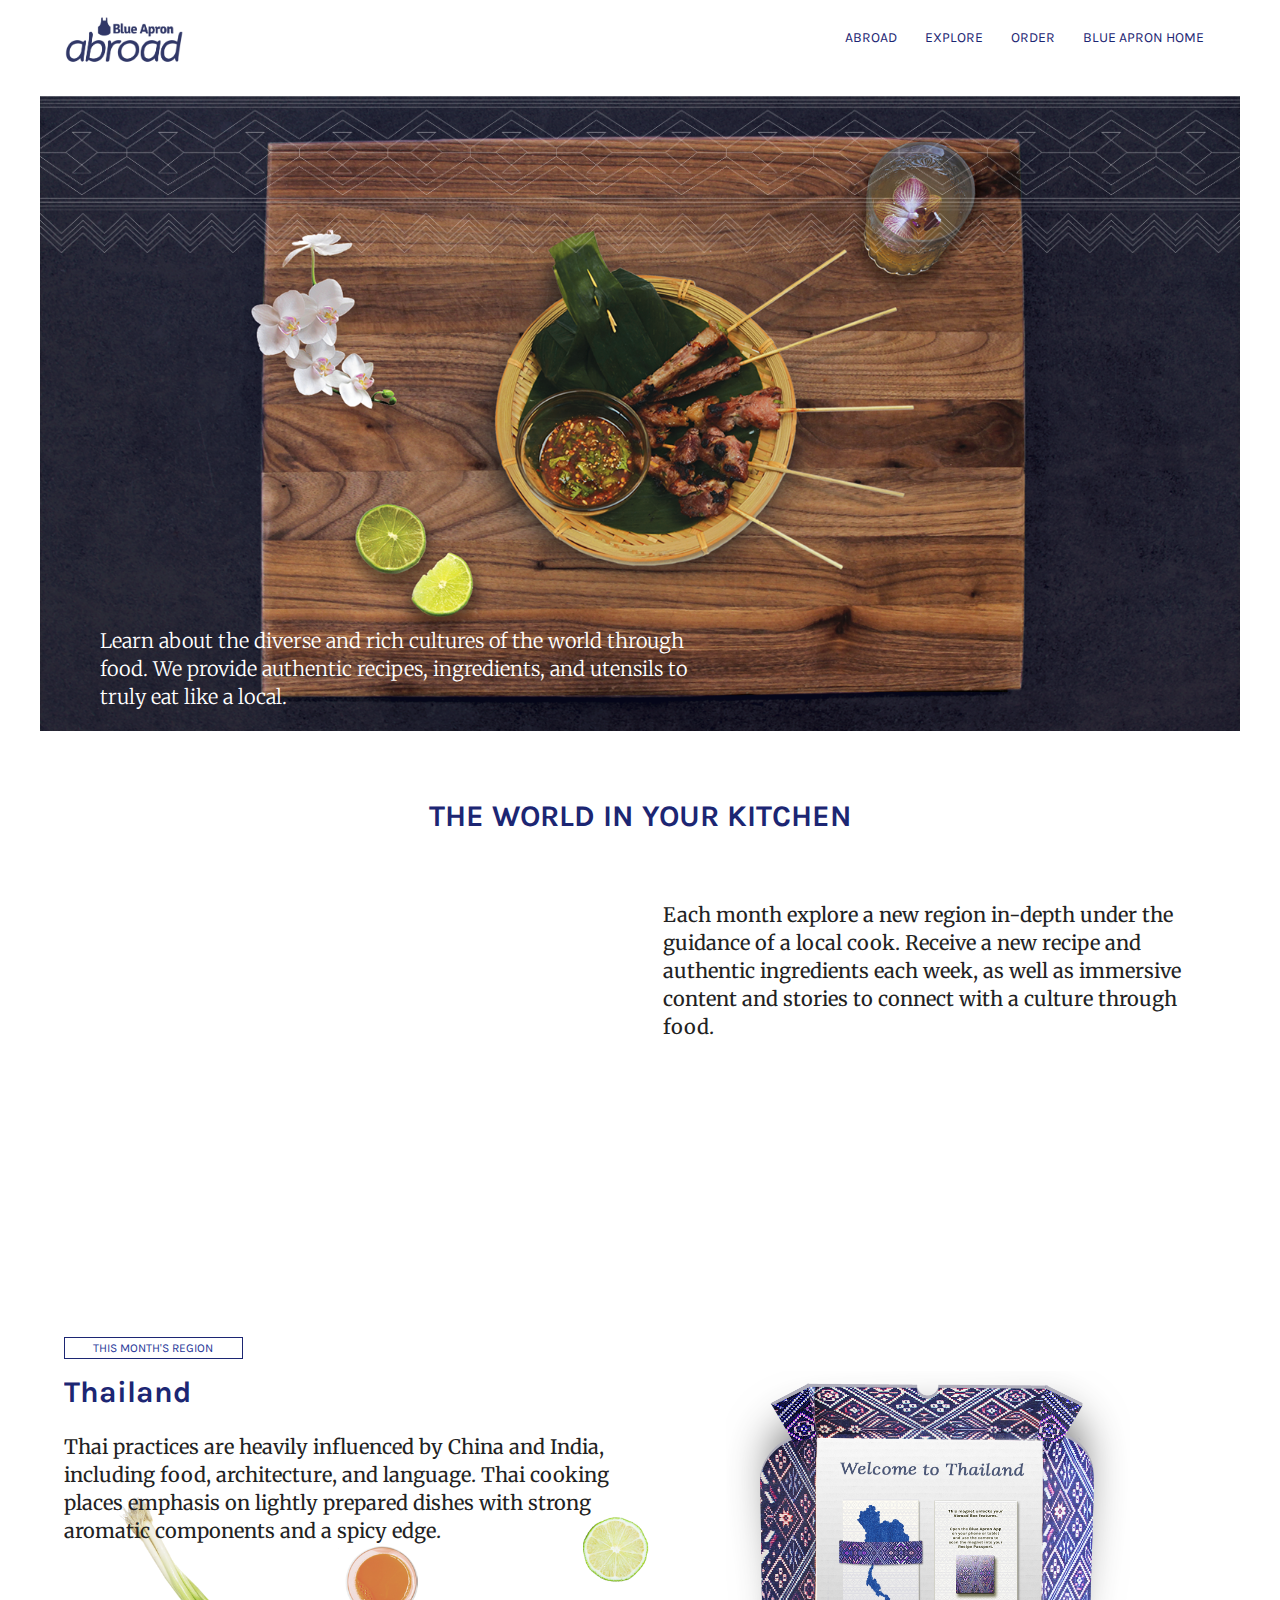
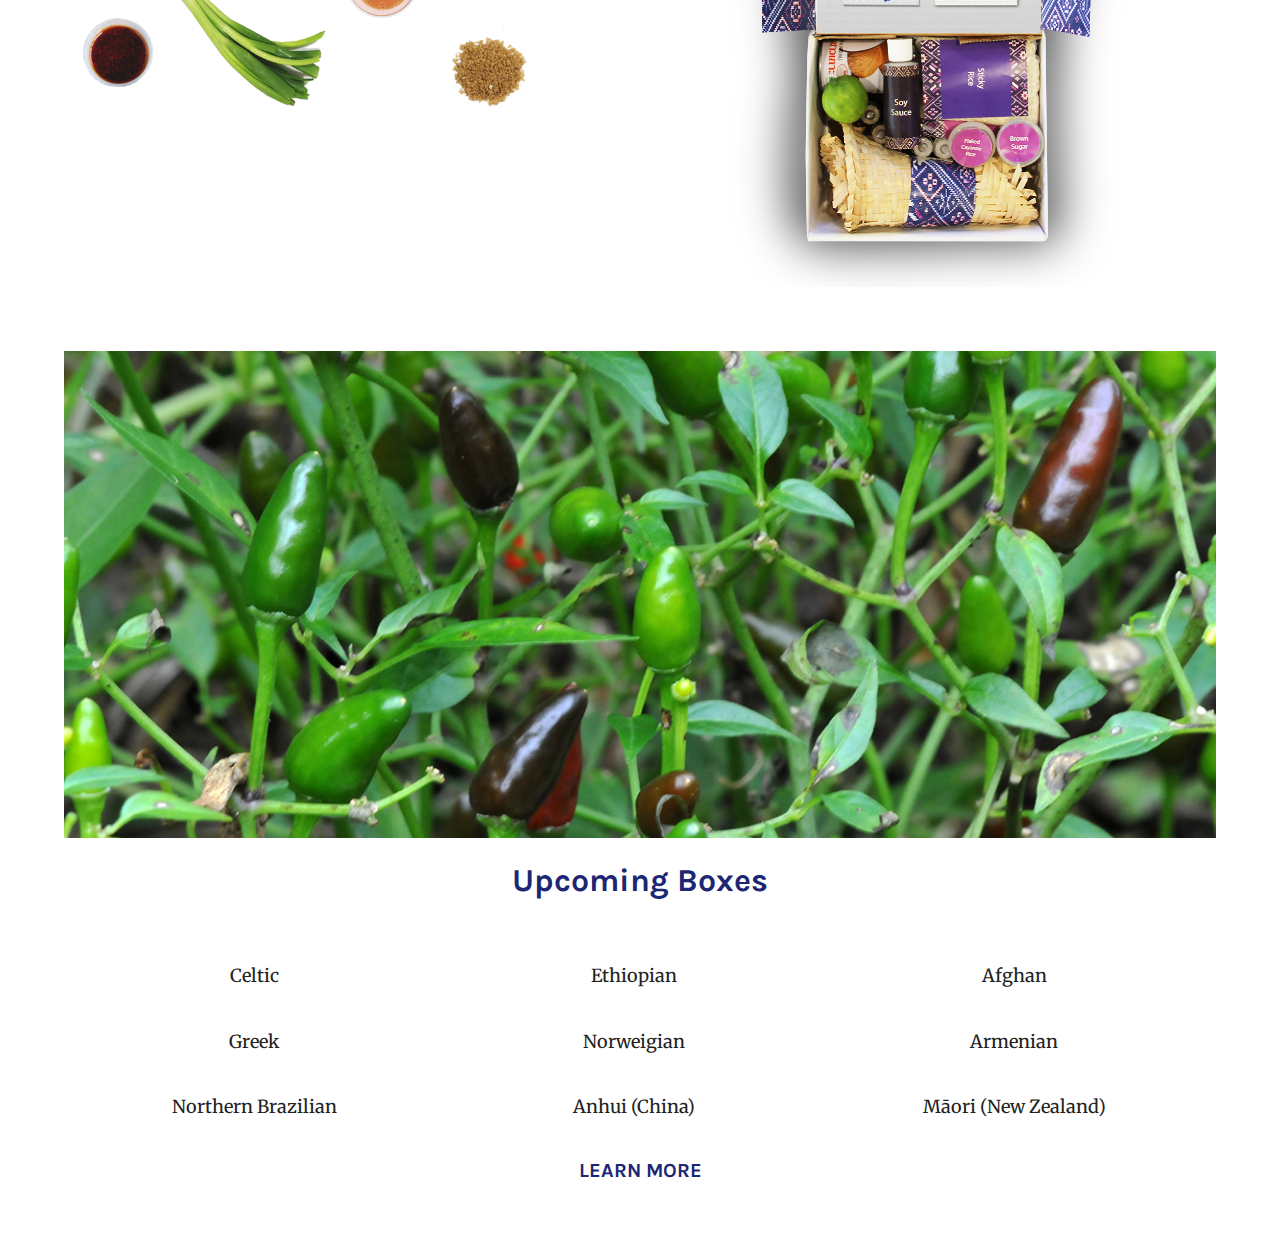
<file: index.html>
<!doctype html>
  <html class="no-js" lang="">
   <head>
        <meta charset="utf-8">
        <meta http-equiv="x-ua-compatible" content="ie=edge">
        <title>Abroad</title>
        <meta name="description" content="Abroad">
        
        <meta name="viewport" content="width=device-width, initial-scale=1">

        <link rel="apple-touch-icon" href="apple-touch-icon.png">
        <!-- Place favicon.ico in the root directory -->

        <link rel="stylesheet" href="css/normalize.css">
        <link rel="stylesheet" href="css/main.css">
        <link rel="stylesheet" href="css/animate.css">

        <link rel="shortcut icon" href="/css/favicon.ico" type="image/x-icon" />

        <link href="https://fonts.googleapis.com/css?family=Karla:400,400i,700,700i" rel="stylesheet">
        <link href="https://fonts.googleapis.com/css?family=Noto+Serif:400,400i,700" rel="stylesheet">
        <link href="https://fonts.googleapis.com/css?family=Merriweather:300,300i,400,400i,700,700i" rel="stylesheet">
    </head>
   
	  <body class="cover-page">
   
       <menu><a class="ba-logo" href="index.html"> <img src="css/weblogo2.png" alt="logo"></a>
       
       <nav class="big-nav"> 
       	<a href="index.html">Abroad</a> 
       	<a href="explore.html">Explore</a> 
		<a href="order.html">Order</a> 
		<a href="#">Blue Apron Home</a> 
		
		</nav>
		
		<div class="nav-button">
    	<a href="#" > Menu</a>
    	</div>
    	
    	<ul class="mobile-nav">		
			<li class="nav-item"><a href="index.html">Abroad</a> </li>
    		<li class="nav-item"><a href="explore.html">Explore</a>  </li>
    		<li class="nav-item"><a href="order.html">Order</a> </li>
   			<li class="nav-item"> <a href="#">Blue Apron Home</a> </li>
		
		</ul>


       </menu>
    

 
    <div class="intro">
     
    <img id="pattern" class="wow fadeInDown" src="css/thaipattern-white.png" alt="pattern">
    <img id="bgimg" src="css/thaiplate.png" alt="intro background">
     
    <div class="introp">
    <p id="intro-text">

Learn about the diverse and rich cultures of the world through food. 
We provide authentic recipes, ingredients, and utensils to truly eat like a local. 
    
    </p>
    </div>
    </div>
    
   <div class="wow fadeIn textsection" >
    <header>The World in Your Kitchen </header>
    </div>
    
    <div class="wow fadeInUp textsection" >
    
   <div id="explanation">
     
    <div id="explanationimg" class="wow fadeInLeft ">
	<iframe width="640" height="360" src="https://www.youtube.com/embed/SRqv6rX6sjE?rel=0&amp;controls=0&amp;showinfo=0" frameborder="0" allowfullscreen></iframe>
    </div>
    
     <p>Each month explore a new region in-depth under the guidance of a local cook. Receive a new recipe and authentic ingredients each week, as well as immersive content and stories to connect with a culture through food.</p>
    </div>
    
    </div>
    
    
    <div class="wow fadeInUp textsection" >
    <div class="boxtext"> <p>This Month's Region</p> </div>
	<div id="insidebox">
	
	<h1>Thailand</h1>
	<p>Thai practices are heavily influenced by China and India, including food, architecture, and language. Thai cooking places emphasis on lightly prepared dishes with strong aromatic components and a spicy edge.</p>
	
	
        </div>
         
    <div class="wow fadeInUp" id="box">
	 <img src="css/boxabove.png">
	 </div> 
	
	  <div id="ingredients" class="wow fadeInUp" >
	 <img src="css/ingredients.png">
	 </div>
	    

                 
             </div>
    
<div class="wow fadeInUp textsection" >
	
<img src="css/thai-pepper.jpg"> 
	<div class="newregions">
	<h1>Upcoming Boxes</h1>
	
	<ul class="regions">
		<li>Celtic</li>
		<li>Greek</li>
		<li> Northern Brazilian </li>
	
	</ul>
	
	<ul class="regions">
		<li>Ethiopian</li>
		<li>Norweigian</li>
		<li> Anhui (China)</li>
	
	</ul>
	
	
	<ul class="regions">
		<li>Afghan</li>
		<li>Armenian</li>
		<li> Māori (New Zealand)</li>
	
	</ul>
	
	</div>
<div class="learnmore" ><a  href="explore.html">Learn more</a></div>

</div>

        


<!-- <div class="wow fadeInUp bottomsection" >

<div class="button">
	<a href="order.html">Order a box</a>
</div>

<hr>
  <nav class="bottomnav"> 
       	<a href="#">Blog</a> 
       	<a href="#">Contact</a> 
		<a href="#">FAQ</a> 
		<a href="#">Our Team</a> 
       </nav>
       
    <div class="social">
    <img src= "css/social.png">
    </div>  
    
       <p class="disclaimer"> This is speculative student work. </p>


</div> 



	<script src="js/vendor/modernizr-2.8.3.min.js"></script>
        <script type="text/javascript" src="../dist/jquery.imagemapster.js"></script>
        
        <script src="https://code.jquery.com/jquery-1.12.0.min.js"></script>
        <script>window.jQuery || document.write('<script src="js/vendor/jquery-1.12.0.min.js"><\/script>')</script>
        <script src="js/plugins.js"></script>
        <script src="js/main.js"></script>
        
      <script src="js/wow.min.js"></script>
              <script>
              new WOW().init();
              </script>

        <!-- Google Analytics: change UA-XXXXX-X to be your site's ID. -->
        <script>
            (function(b,o,i,l,e,r){b.GoogleAnalyticsObject=l;b[l]||(b[l]=
            function(){(b[l].q=b[l].q||[]).push(arguments)});b[l].l=+new Date;
            e=o.createElement(i);r=o.getElementsByTagName(i)[0];
            e.src='https://www.google-analytics.com/analytics.js';
            r.parentNode.insertBefore(e,r)}(window,document,'script','ga'));
            ga('create','UA-XXXXX-X','auto');ga('send','pageview');
        </script>

 <script>
$(".nav-button").click(function(){
  $(".mobile-nav").toggle();
}); 
</script>



 
        
    </body>
</html>
</file>
<file: css/main.css>
/*! HTML5 Boilerplate v5.3.0 | MIT License | https://html5boilerplate.com/ */

/*
 * What follows is the result of much research on cross-browser styling.
 * Credit left inline and big thanks to Nicolas Gallagher, Jonathan Neal,
 * Kroc Camen, and the H5BP dev community and team.
 */

/* ==========================================================================
   Base styles: opinionated defaults
   ========================================================================== */

html {
    color: #222;
    font-size: 1em;
    line-height: 1.4;
}

/*
 * Remove text-shadow in selection highlight:
 * https://twitter.com/miketaylr/status/12228805301
 *
 * These selection rule sets have to be separate.
 * Customize the background color to match your design.
 */

::-moz-selection {
    background: #b3d4fc;
    text-shadow: none;
}

::selection {
    background: #b3d4fc;
    text-shadow: none;
}

/*
 * A better looking default horizontal rule
 */

hr {
    display: block;
    height: 1px;
    border: 0;
    border-top: 1px solid #ccc;
    margin: 1em 0;
    padding: 0;
}

/*
 * Remove the gap between audio, canvas, iframes,
 * images, videos and the bottom of their containers:
 * https://github.com/h5bp/html5-boilerplate/issues/440
 */

audio,
canvas,
iframe,
img,
svg,
video {
    vertical-align: middle;
}

/*
 * Remove default fieldset styles.
 */

fieldset {
    border: 0;
    margin: 0;
    padding: 0;
}

/*
 * Allow only vertical resizing of textareas.
 */

textarea {
    resize: vertical;
}

/* ==========================================================================
   Browser Upgrade Prompt
   ========================================================================== */

.browserupgrade {
    margin: 0.2em 0;
    background: #ccc;
    color: #000;
    padding: 0.2em 0;
}

/* ==========================================================================
   Author's custom styles
   ========================================================================== */


html {
	font-family: 'Karla', Helvetica, sans-serif;
	}
	
body {
	background-color: white;
	}	
	
.ba-logo img{
	width: 120px;
	float: left;
}

menu {
	padding: 0;
	margin: 1em auto 2em auto;
	width:90%;
	overflow: hidden;
}


.big-nav {
	text-align:right;
	overflow: hidden;
	padding: 0;
	color: #1C2673;
	}
	
.big-nav ul {
	float: right;
    text-decoration: none;
    list-style: none;
    margin-top: 0;
    }	

	
.big-nav a {

	display: inline-block;
	padding: 12px;
	text-decoration:none;
	color: #1C2673;
	text-transform: uppercase;
	font-size: 14px;
	
	}		


	
nav a:hover {

	border: 1px solid #1C2673;
	}	
	
header {
	text-align: center;
	color: #1C2673;
	font-weight: 700;
	font-size: 30px;
	text-transform: uppercase;
	}
	
.subhead {
	text-align: center;
	color: white;
	text-transform: uppercase;
	margin: -13px auto -40px auto;
	
	}
			
.intro	{
	
	margin:auto;
	position:relative;
	z-index: -1;
	width:100%;
	max-width: 1200px;

}

#bgimg {
	width:100%;
	height:auto;
	z-index: -1;
	}
	
.introp {
	width: 90%;
	max-width: 1200px;
	margin: auto;
}
	
#intro-text {
	font-family: 'Merriweather', 'Noto Serif', serif;
	font-weight: 300;
	position: absolute;
	width: 50%;
	color: white;
	bottom: 0;
	font-size: 20px;
}	

#pattern {
	position: absolute;
	width: 100%;
	opacity: .5;
}


.textsection {
	max-width: 1200px;
	margin: 4em auto;
	clear: both;
	width:90%;

	overflow:hidden;
	
	}
	
.textsection img {
	width: 100%;
	max-width: 1200px;
	}	

#explanation  {
	max-width: 1200px;
	text-align: left;
	margin-top: 0px;
	
	
	}
	

#explanation p{
	font-family: 'Merriweather', 'Noto Serif', serif;
	width: 48%;
	margin: 0;
	float: right;
	font-size: 20px;
	
	}
	
#explanationimg{	
	width: 50%;
	z-index: -2;
	
	float: left;
	margin: 0;

	
	}
	
	#explanationimg iframe{	
	width: 100%;
	}
	
	

#insidebox {
	max-width: 1200px;
	text-align: left;
	
	float: left;
	width: 50%;
	}
	

#insidebox h1{	
	color: #1C2673;
	margin: 0;
	font-size: 30px;
	}
	
#insidebox p{
	font-family: 'Merriweather', 'Noto Serif', serif;
	font-size: 20px;
	}
	
#box {
float: right;
width: 50%;
margin: 0 auto;
z-index: -2;
}

#box img {
width: 70% !important;
margin: 0 auto;
display: block;
}

	
#ingredients {
margin: 7em 0 0 -1em;
z-index: -100;
position: absolute;
width: 50%;
opacity: .9;
}	
.foodimg {
width: 40%;
z-index: -2;
}	





.foodimg:hover {
opacity: .7;
}

.newregions h1{
	text-align: center;
	color: #1C2673;
}

.regions {
	width: 33%;
	float: left;
	text-align: center;
	font-family: 'Merriweather', 'Noto Serif', serif;
	font-size: 18px;
	padding-left: 0;
	
}


.regions li {
	list-style: none;
	padding: 20px;
	}




.boxtext p{
	border: 1px solid #1C2673;
	font-family: 'Karla', sans-serif;
	color: #253698;
	padding: 2px;
	width: 15%;
	text-transform: uppercase;
	font-size: 12px;
	text-align: center;
	
	
	}
	
.boxtextdish	p{
	border: 1px solid #1C2673;
	font-family: 'Karla', sans-serif;
	color: #253698;
	padding: 2px;
	width: 15%;
	text-transform: uppercase;
	font-size: 12px;
	text-align: center;
	margin-top: 4em;
	
	
	}
.bottomsection {
	margin: 4em auto 2em auto;
	display: block;
	clear: both;
	width: 100%
	}	
	
hr {	
	border-width: 2px;
	color: #1C2673;
	margin: 20px auto;
	}
	
.button {
	margin: 0 auto 4em auto;
	width: 200px;
	background-color:  #1C2673;
	color: white;
	text-transform: uppercase;
	text-align: center;
	padding: 10px;
	}
	
	
	
.button a{
	text-decoration: none;
	color: white;
	font-size: 20px;
	font-weight: 400;
	}	
	
.signupbutton {
	margin: 0 auto 4em auto;

	width: 300px;
	color: white;
	text-transform: uppercase;
	text-align: center;
	
	}	



.signupbutton a:hover{
	color:  #1C2673;

	
	background-color: white;
	border: 1px solid #1C2673;
	}
	
	
.signupbutton a{	
	text-decoration: none;
	color: white;
	font-size: 16px;
	font-weight: 400;
	display: block;
	padding: 12px;
	background-color:  #1C2673;
	}	
	
.signups {
	float: left;
	width: 50%;
	margin-top: 2em;
	}	
	
.bottomnav {
	
	margin: 0 1em;
	text-align: left;
	float: left;
	
	
}

.bottomnav a {
	color: #989898; 
	font-size: 12px;
	text-decoration: none;
	padding: 12px;
	text-transform: uppercase;
	}
	
.bottomnav a:hover {
	font-style: inherit;
	border: none;
	}
	
.social img{
	float: right;
	width: 15%;
	}	
	
	
	/* ==========================================================================
 explore
   ========================================================================== */

	.exploreintro {
	max-width: 1000px;
	margin: 0 auto 2em auto;
	text-align: center;
	}
	#map {
	width: 100%;

	}
		
	.thaiheader {
	text-align: center;
	}
		
	.thaiheader p{
	font-family: 'Merriweather', 'Noto Serif', serif;
	margin-bottom: 0;
	}
	
	.thaiheader h1{
	color: #1C2673;
	margin-top: 0;
	}
	
.majicpattern {
	width: 100%;
	
	
	}


.imageset {
	width: 100%;
	margin: 2em auto;
	clear:both;
	max-width: 1200px;
	overflow: hidden;
	}	
	
	
.foodimage1 {
	width: 50%;
	z-index: 10;
	float: left
	
	}
	
.foodimage1 img {
	width: 30%;
	margin-left: 12em;
		z-index: 10;
		position: absolute;
		animation-delay: 1s;
	
	}
	
	.thaipictures {
	width: 50%;
	float: right;
	}	
	
	
	.thaipictures iframe{
	width: 100%;
	}
	
	
	
#thaipic1 {

	width: 100%;
	padding: 2%;

	}
		
.foodimage {
	width: 50%;
	z-index: 10;
	float: right
	
	}
	

		
.foodimage img {
	width: 20%;
	margin: -2em 0 0 -3em ;
		z-index: 10;
		position: absolute;
		animation-delay: 1s;
	}	
	

	
.thaivideo	{
	width: 50%;
	float: left;
	

	}
	
	.foodimage2 {
	width: 50%;
	z-index: 10;
	float: left
	
	}
	
.foodimage2 img {
	width: 20%;
	margin:3em 0 0 7em;
		z-index: 10;
		position: absolute;
		animation-delay: 1s;
	
	}
	
	.thaipictures {
	width: 50%;
	float: right;
	
	}	
	
	.majicvideo {
	width: 50%
	float: right;
	overflow:hidden;
	
	}	
	
	.majicvideo iframe{
	width: 100%;
	}
	
	
	.thaipictures p{
	text-align: center;
	color: #1C2673;
	font-size: 20px;
	font-weight: 700;
	
	}
	
	

	
.imageset2 {
	width: 100%;
	margin: 4em auto 2em auto;
	clear:both;
	max-width: 1200px;
	overflow: hidden;
	}	
	
	.imageset3 {
	width: 100%;
	margin: 2em auto 2em auto;
	clear:both;
	max-width: 1200px;
	overflow: hidden;
	}	
	
	

	
.thaipictures2 {
	width: 50%;
	float: left;
	}	
		

#thaipic2 {

	width: 100%;
	padding: 2%;
	
	}	


#bluepattern {
	opacity: .3;
	width: 100%;
	z-index: -100;
	position: absolute;
	}	
	
	
.dishes {
	max-width: 1200px;
	margin: 0;
	clear: both;
	width:100%;
	
	overflow:hidden;
	animation-delay: 1s;
	}

.dishpic {
	width: 24%;
	    float: left;
    height: auto;
    display: inline-block;
    cursor: pointer;
    border: 2px solid #fbfbfb;
    position: relative;
}


span.image-title {
  	background-color: #1C2673;
  	color: white;
  	text-align: center;
  	cursor: pointer;
  	display: table;
  	height: 100%;
 	left: 0;
  	position: absolute;
  	bottom: -1px;
  	width: 100%;
   	opacity: 0;
  -webkit-transition: opacity 500ms;
  -moz-transition: opacity 500ms;
  -o-transition: opacity 500ms;
  transition: opacity 500ms;
}
	.image-title span {
	  display: table-cell;
	  text-align: center;
	  vertical-align: middle;
	  height: 100%;
	  font-weight: 400;
	  font-size: 20px;
	  padding: 1em;
	  margin: auto;
	 
	 	
	 
	}

.mobilelabel {
	display:none;
	}
.dishpic a {
    width: 100%;
    display: block;
}
ul.img-list li:hover span.text-content {
  opacity: 1;
}

.dishpic a:hover span.image-title {
  opacity: 1;
}

.dishpic a:hover{
	background-color: #fbfbfb;
}


.dishpic1:hover {

	}
	
.guide {max-width: 1200px;
	margin: 4em auto;
	clear: both;
	width:90%;
	
	overflow:hidden;
	}
	
.majic {
	width: 50%;
	float: left;

	
}	

.majic p {
	font-family: 'Merriweather', 'Noto Serif', serif;
	font-size: 18px;
	padding-right: 1em;
	}
	
.majic img {
	width: 100%;
	}	

.majic h1 {
	color: #1C2673;
	}
	
.featureimg {
	float: left;
	width: 50%;
}	

.feature {
	width:50%;
	float: right;
	}	
.feature  h1 {
	color: #1C2673;
	}
		
.feature p {
	font-family: 'Merriweather', 'Noto Serif', serif;
	font-size: 18px;
	}	
	
	
.learnmore a{
	text-align: center;
	text-transform: uppercase;
	font-size: 20px;
	font-weight: 700;
	text-decoration: none;
		cursor: pointer;
	color: #1C2673;
	}	
	
.learnmore {	
text-align: center;

}
	
.disclaimer {
	font-size: 12px;
	color: gray;
	width: 100%;
	
	padding: 10px;
	margin: 0 1em;
	
	clear: both;
	}

	/* ==========================================================================
order
   ========================================================================== */
   
  .boxgif {
  	width: 100%;
  	text-align: center;
  	}
  
  #boxgif {
  	width: 40%;
  	}	
  	
  	.ordertext {
  		font-family: 'Merriweather', 'Noto Serif', serif;
	font-size: 18px;
	text-align: center;
	}
	
.social {
padding-right: 12px;
}	
  	
  	 
   
   
.nav-button {display: none;}
.mobile-nav {display: none;}

@media only screen and (max-width: 1000px) {
	
	.intro	{
	width: 90%;
	}
	
	.textsection {
	width: 90%;
	}
	
	.textsection  img{
	width: 100%;
	}
	
	#insidebox {
	width: 90%
	}
	
	
    
    
.nav-button {display: none;}
.mobile-nav {display: none;}
    
  }  


@media only screen and (max-width: 750px) {

	.mobilelabel {
		display: block;
		font-weight: 700;
		color: #1C2673;
		font-size:20px;
		}
	header {
	font-size: 20px;
	
	}
	
	#ingredients {
		display:none;
		}
	
	.textsection {
	margin: 2em auto;
	}
	
	.nav-button {
   display: block;
   float: right;
   margin: 1em 0 1em 0;
	padding: 12px;
	text-decoration:none;
	color: #1C2673;
	background-color: white;
	text-transform: uppercase;
	font-size: 14px;
	border: 1px solid #1C2673;
    }
    
    .nav-button a {
    text-decoration: none;
    color: #1C2673;
    }
    
  
	.big-nav {
	display: none;
	}
	
	.mobile-nav {
	
	background-color: white;
	border-bottom: 1px solid #1C2673;
	padding: 20px auto;
	clear: both;

	text-align: right;
	
	
	}
	
	.foodimage2, .foodimage1, .foodimage {
	display:none;
	}
	
	.mobile-nav li{
		list-style: none;
		padding: 12px;
		
		}
		
	.mobile-nav a {
		text-decoration: none;
		color: #1C2673;
		font-size: 14px;
		
		text-transform: uppercase;
			
		}	
	
	
#intro-text {
	width: 100%;
	color: black;
	position: relative;
	margin-top: 2em;
	font-weight: 400;
	font-size: 16px;
	}
	
.introp{
	margin:0;
	width: 100%;
	}	
	
.thaipictures2 {
	width: 100%;
	}	
	
	
.thaipictures{
	width: 100%;
	
	}
	
#thaipic1 {
padding: 2% 0;
}

#thaipic2 {
padding: 2% 0;
}

#thaipic3 {
padding: 2% 0;
}
	
.thaivideo{
	width: 100%;
	
	}
	
.imageset2, .imageset {
	margin:0;
	}
	
	
	
.boxtext p{
width: 90%;
margin: 2em auto;
	font-size: 14px;

}

.boxtextdish p{
width: 90%;
margin: 2em auto;
	font-size: 14px;

}


.boxtextdish {
margin: auto;
	text-align: center;
	}

.boxtext {
	margin: auto;
	text-align: center;
	}

#insidebox {
	width: 100%;

	}
	
#insidebox p {
	font-size: 16px;
		}	

#box {
	width: 100%;
	}		

#explanationimg {

	width: 100%;
	}				
	
#explanation p{
margin-top: 2em;
width: 100%;
font-size: 16px;
	}
	
#explanation {
margin: 0;
}		
	
.dishes, .majic, .feature {
	width: 100%;
	}	

.dishes p, .majic p, .feature p{
font-size: 16px;
	}	
.majicpattern {
	width: 100%;
	}
		
.regions li {
	font-size: 14px;
	padding: 5px;
	}		
	
.featureimg {
	width: 100%;
	}
	
.dishpic	{
	width: 100%;
	text-align: center;
	}
	 	
.social img {
	width: 30%;
	margin: auto;
	float: none;
	}
	
.social {
	width: 100%;
	text-align: center;
	margin: 10px auto;
	
	}
.bottomnav{
	text-align: center;
	width: 90%;
		margin: auto;
			float: none;
	}	
	
.disclaimer {
	width 100%;
	text-align: center;
	margin: 0;
	}	
	
h1 {
font-size:1.5em;
}	

.majicvideo {
	width: 100%;

	}	
	
.signups {
	width: 100%;
	}
	
#boxgif{
	width: 90%;
	}		


}





/* ==========================================================================
   Helper classes
   ========================================================================== */

/*
 * Hide visually and from screen readers
 */

.hidden {
    display: none !important;
}

/*
 * Hide only visually, but have it available for screen readers:
 * http://snook.ca/archives/html_and_css/hiding-content-for-accessibility
 */

.visuallyhidden {
    border: 0;
    clip: rect(0 0 0 0);
    height: 1px;
    margin: -1px;
    overflow: hidden;
    padding: 0;
    position: absolute;
    width: 1px;
}

/*
 * Extends the .visuallyhidden class to allow the element
 * to be focusable when navigated to via the keyboard:
 * https://www.drupal.org/node/897638
 */

.visuallyhidden.focusable:active,
.visuallyhidden.focusable:focus {
    clip: auto;
    height: auto;
    margin: 0;
    overflow: visible;
    position: static;
    width: auto;
}

/*
 * Hide visually and from screen readers, but maintain layout
 */

.invisible {
    visibility: hidden;
}

/*
 * Clearfix: contain floats
 *
 * For modern browsers
 * 1. The space content is one way to avoid an Opera bug when the
 *    `contenteditable` attribute is included anywhere else in the document.
 *    Otherwise it causes space to appear at the top and bottom of elements
 *    that receive the `clearfix` class.
 * 2. The use of `table` rather than `block` is only necessary if using
 *    `:before` to contain the top-margins of child elements.
 */

.clearfix:before,
.clearfix:after {
    content: " "; /* 1 */
    display: table; /* 2 */
}

.clearfix:after {
    clear: both;
}

/* ==========================================================================
   EXAMPLE Media Queries for Responsive Design.
   These examples override the primary ('mobile first') styles.
   Modify as content requires.
   ========================================================================== */

@media only screen and (min-width: 35em) {
    /* Style adjustments for viewports that meet the condition */
}

@media print,
       (-webkit-min-device-pixel-ratio: 1.25),
       (min-resolution: 1.25dppx),
       (min-resolution: 120dpi) {
    /* Style adjustments for high resolution devices */
}

/* ==========================================================================
   Print styles.
   Inlined to avoid the additional HTTP request:
   http://www.phpied.com/delay-loading-your-print-css/
   ========================================================================== */

@media print {
    *,
    *:before,
    *:after,
    *:first-letter,
    *:first-line {
        background: transparent !important;
        color: #000 !important; /* Black prints faster:
                                   http://www.sanbeiji.com/archives/953 */
        box-shadow: none !important;
        text-shadow: none !important;
    }

    a,
    a:visited {
        text-decoration: underline;
    }

    a[href]:after {
        content: " (" attr(href) ")";
    }

    abbr[title]:after {
        content: " (" attr(title) ")";
    }

    /*
     * Don't show links that are fragment identifiers,
     * or use the `javascript:` pseudo protocol
     */

    a[href^="#"]:after,
    a[href^="javascript:"]:after {
        content: "";
    }

    pre,
    blockquote {
        border: 1px solid #999;
        page-break-inside: avoid;
    }

    /*
     * Printing Tables:
     * http://css-discuss.incutio.com/wiki/Printing_Tables
     */

    thead {
        display: table-header-group;
    }

    tr,
    img {
        page-break-inside: avoid;
    }

    img {
        max-width: 100% !important;
    }

    p,
    h2,
    h3 {
        orphans: 3;
        widows: 3;
    }

    h2,
    h3 {
        page-break-after: avoid;
    }
}
</file>
